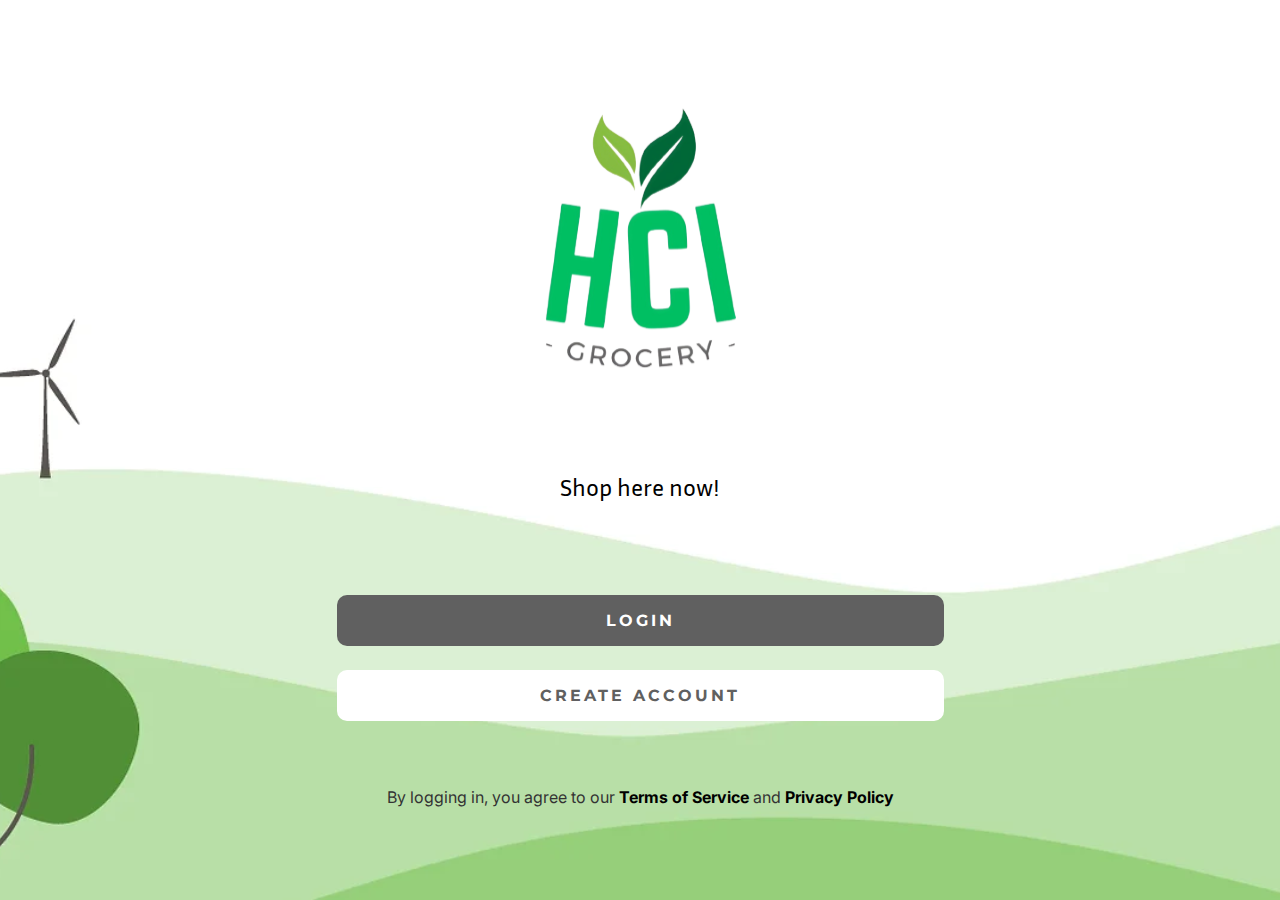
<file: index.html>
<html lang="en">
<head>
    
    <meta charset="UTF-8">
    <meta name="viewport" content="width=device-width, initial-scale=1.0">
    <link rel="stylesheet" href="styles.css">
    <link href="https://fonts.googleapis.com/css2?family=Montserrat&family=Inria+Sans&family=Inter&display=swap" rel="stylesheet">
    <title>HCI Grocery</title>
</head>
<body>
    <section>
        <header>
            <img src="assets/logo.svg" alt="logo">
        </header>
        <div class="message">
            <p>Shop here now!</p>
        </div>
        <a href="./views/login.php">
            <div class="loginButton">
                <h3>LOGIN</h3>
            </div>
        </a>
        <a href="./views/signup.php">
            <div class="createAccountButton">
                <h3>CREATE ACCOUNT</h3>
            </div>
        </a>
        <div class="termsMsg">
            <p>By logging in, you agree to our <a href="">Terms of Service</a> and <a href="">Privacy Policy</a></p>
        </div>
    </section>
</body>
</html>
</file>
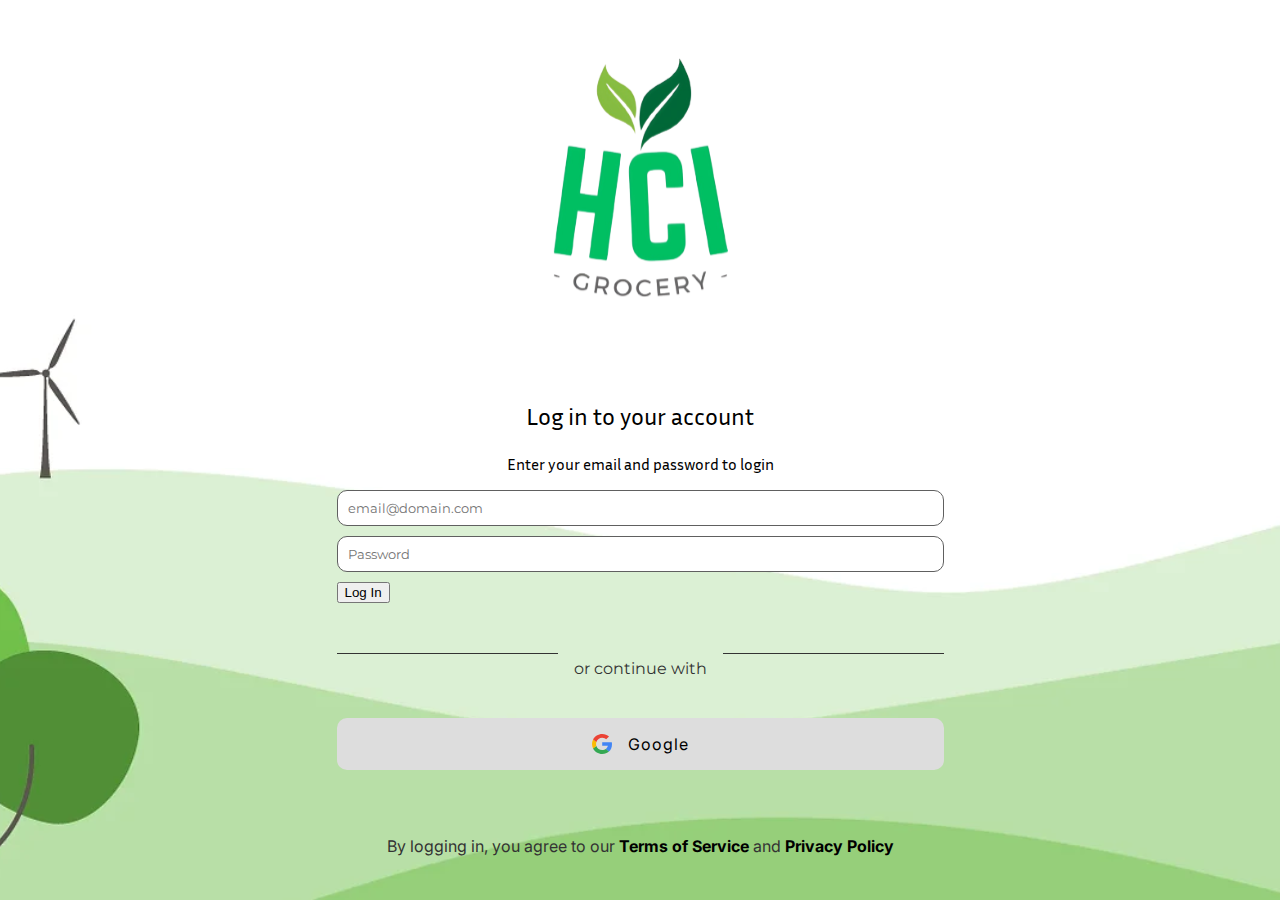
<file: loginPage.html>
<html lang="en">
<head>
    <meta charset="UTF-8">
    <meta name="viewport" content="width=device-width, initial-scale=1.0">
    <link rel="stylesheet" href="styles.css">
    <link href="https://fonts.googleapis.com/css2?family=Montserrat&family=Inria+Sans&family=Inter&display=swap" rel="stylesheet">
    <link rel="stylesheet" href="https://cdnjs.cloudflare.com/ajax/libs/bootstrap/5.0.1/css/bootstrap.min.css" integrity="sha512-Ez0cGzNzHR1tYAv56860NLspgUGuQw16GiOOp/I2LuTmpSK9xDXlgJz3XN4cnpXWDmkNBKXR/VDMTCnAaEooxA==" crossorigin="anonymous" referrerpolicy="no-referrer" />
    <title>HCI Grocery | Log In</title>
</head>
<body>
    <section">
        <header>
            <img src="assets/logo.svg" class="logoLogIn" alt="logoLogIn">
        </header>
        <p class="message">Log in to your account</p>
        <p class="descMsg pb-4">Enter your email and password to login</p>
        <form action="/login" method="post" class="pb-4 mb-4">
            <div class="loginTxtField">
                <input type="email" class="form-control" id="email" name="email" placeholder="email@domain.com" required>
            </div>
            <div class="loginTxtField">
                <input type="password" class="form-control" id="password" name="password" placeholder="Password" required>
            </div>
            <a href="verify.html">
                <div class="position-relative pt-2">
                    <button type="submit" class="btnSubmit position-absolute top-50 start-50 translate-middle mt-4 w-100">Log In</button>
                </div>   
            </a>
        </form>    
        <div class="or">
            <p>or continue with</p>
        </div>
        <a href="">
            <div class="lgButton">
                <img src="assets/google.svg" alt="googleLogo">
                <p>Google</h3>
            </div>
        </a>
        <div class="termsMsg">
            <p>By logging in, you agree to our <a href="">Terms of Service</a> and <a href="">Privacy Policy</a></p>
        </div>
    </section>
</body>
</html>
</file>
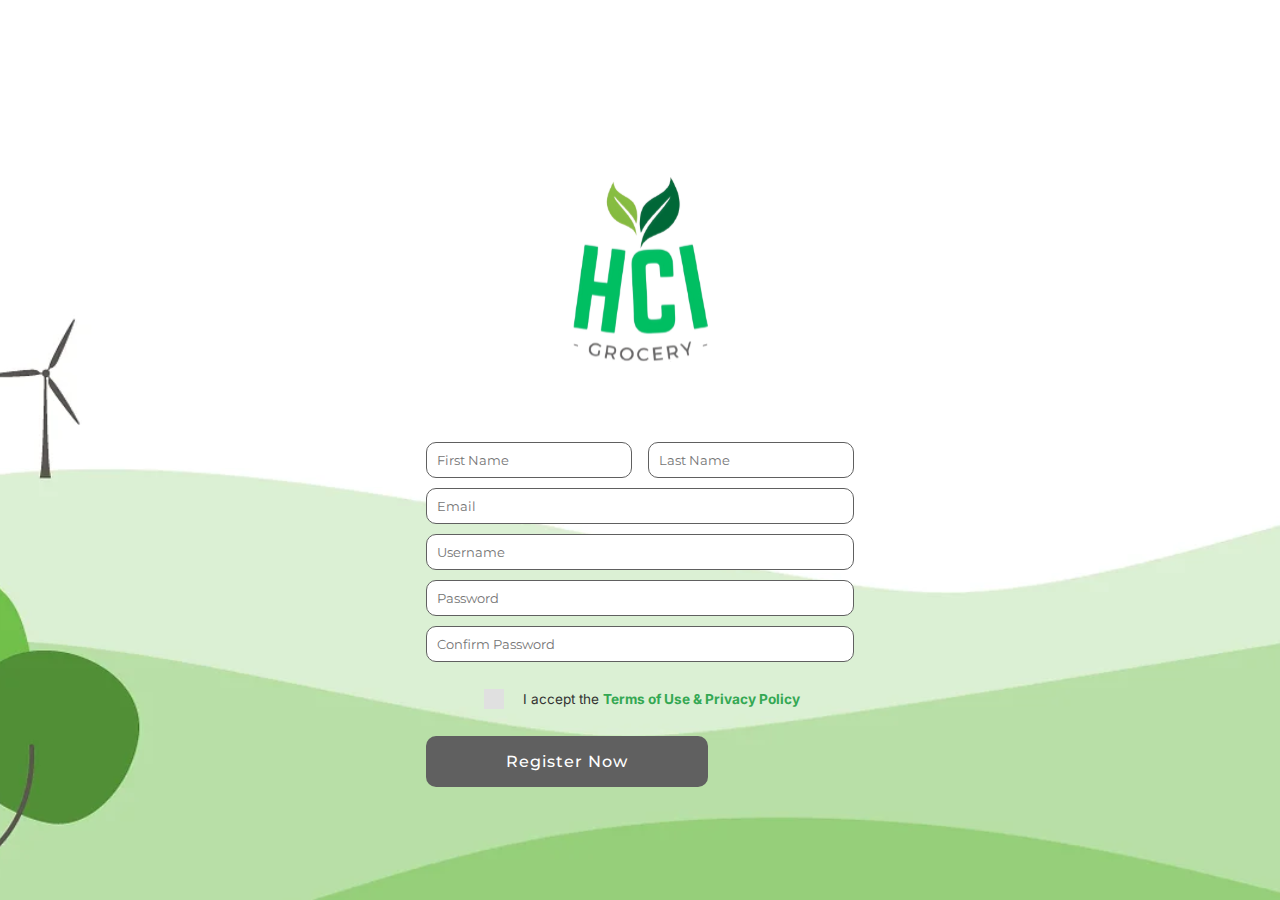
<file: signupFormPage.html>
<html lang="en">
<head>
    <meta charset="UTF-8">
    <meta name="viewport" content="width=device-width, initial-scale=1.0">
    <link rel="stylesheet" href="styles.css">
    <link href="https://fonts.googleapis.com/css2?family=Montserrat&family=Inria+Sans&family=Inter&display=swap" rel="stylesheet">
    <link rel="stylesheet" href="https://cdnjs.cloudflare.com/ajax/libs/bootstrap/5.0.1/css/bootstrap.min.css" integrity="sha512-Ez0cGzNzHR1tYAv56860NLspgUGuQw16GiOOp/I2LuTmpSK9xDXlgJz3XN4cnpXWDmkNBKXR/VDMTCnAaEooxA==" crossorigin="anonymous" referrerpolicy="no-referrer" />
    <title>HCI Grocery | Sign Up Form</title>
</head>
<body>
    <div class="container">
        <header>
            <img src="assets/logo.svg" class="logoSignUp" alt="logoSignUp">
        </header>
        <form action="/register" method="post">
            <div class="name">
                <div class="signupTxtField">
                    <input type="text" class="form-control" id="firstName" name="firstName" placeholder="First Name" required>
                </div>
                <div class="signupTxtField">
                    <input type="text" class="form-control" id="lastName" name="lastName" placeholder="Last Name" required>
                </div>
            </div>
            <div class="signupTxtField">
                <input type="email" class="form-control" id="email" name="email" placeholder="Email" required>
            </div>
            <div class="signupTxtField">
                <input type="text" class="form-control" id="username" name="username" placeholder="Username" required>
            </div>
            <div class="signupTxtField">
                <input type="password" class="form-control" id="password" name="password" placeholder="Password" required>
            </div>
            <div class="signupTxtField">
                <input type="password" class="form-control" id="confirmPassword" name="confirmPassword" placeholder="Confirm Password" required>
            </div>
            <div class="checkBox">
                <input type="checkbox" id="accept" required>
                <label for="accept" class="acceptMsg">I accept the <a href="">Terms of Use & Privacy Policy</a></label>
            </div> 
            <div class="position-relative">
                <button type="submit" class="btnRegister position-absolute top-50 start-50 translate-middle mt-4 w-75">Register Now</button>
            </div>   
        </form>
    </div>
</body>
</html>
</file>
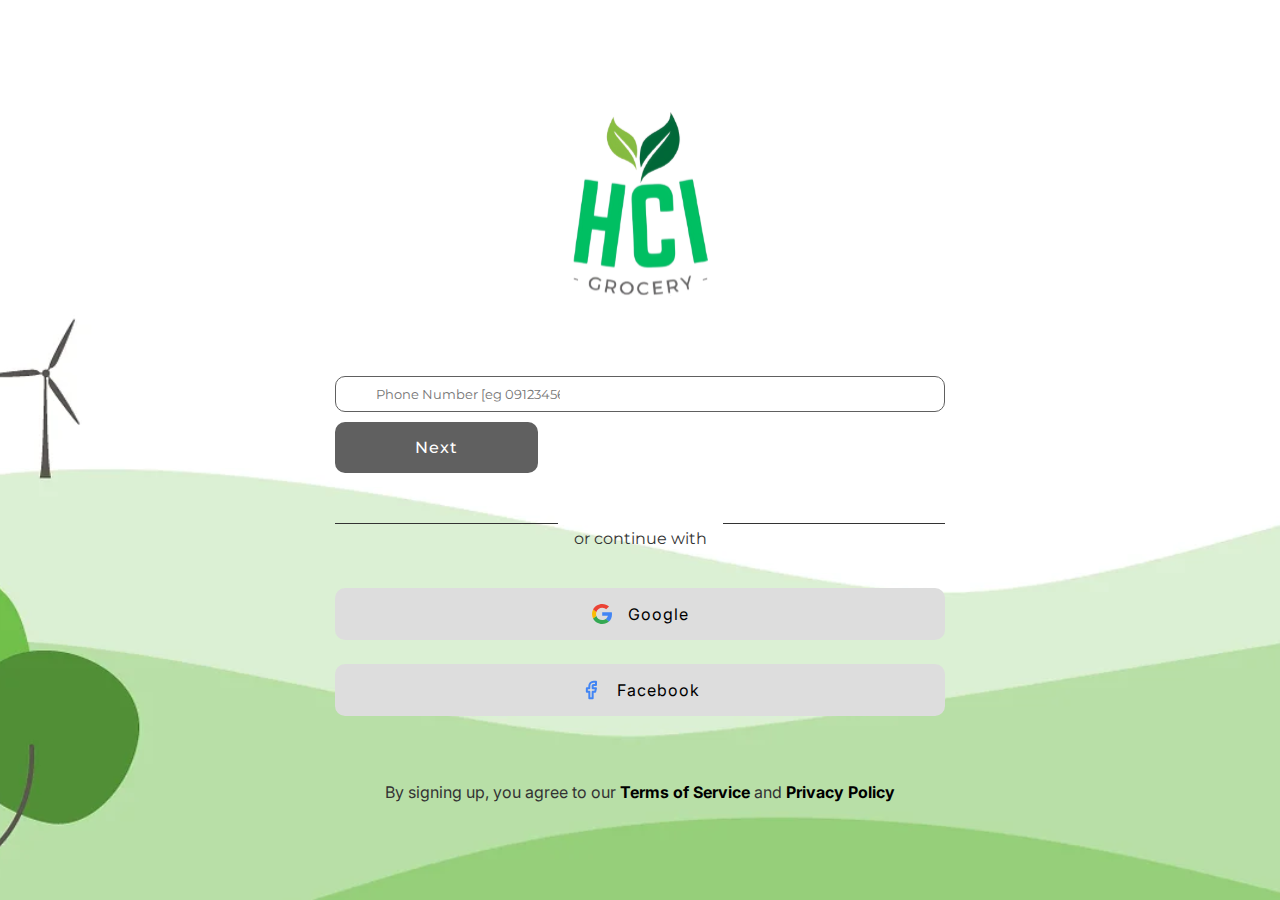
<file: signupPage.html>
<html lang="en">
<head>
    <meta charset="UTF-8">
    <meta name="viewport" content="width=device-width, initial-scale=1.0">
    <link rel="stylesheet" href="styles.css">
    <link href="https://fonts.googleapis.com/css2?family=Montserrat&family=Inria+Sans&family=Inter&display=swap" rel="stylesheet">
    <link rel="stylesheet" href="https://cdnjs.cloudflare.com/ajax/libs/bootstrap/5.0.1/css/bootstrap.min.css" integrity="sha512-Ez0cGzNzHR1tYAv56860NLspgUGuQw16GiOOp/I2LuTmpSK9xDXlgJz3XN4cnpXWDmkNBKXR/VDMTCnAaEooxA==" crossorigin="anonymous" referrerpolicy="no-referrer" />
    <link rel="stylesheet" href="https://cdnjs.cloudflare.com/ajax/libs/font-awesome/6.3.0/css/all.min.css" integrity="sha512-SzlrxWUlpfuzQ+pcUCosxcglQRNAq/DZjVsC0lE40xsADsfeQoEypE+enwcOiGjk/bSuGGKHEyjSoQ1zVisanQ==" crossorigin="anonymous" referrerpolicy="no-referrer" />
    <title>HCI Grocery | Sign Up</title>
</head>
<body>
    <section>
        <header>
            <img src="assets/logo.svg" class="logoSignUp" alt="logoSignUp">
        </header>
        <form action="/iniSignUp" method="post" class="pb-4 mb-4">
            <div class="iniTxtField">
                <i class="fas fa-phone phoneIcon"></i>
                <input type="tel" class="form-control" id="phone" name="phone" placeholder="Phone Number [eg 09123456789]" pattern="[0-9]{11}" required>
            </div>
            <a href="signupFormPage.html">
                <div class="position-relative pt-2">
                    <button type="submit" class="btnNext position-absolute top-50 start-50 translate-middle mt-4 w-100">Next</button>
                </div>   
            </a>
        </form>
        <div class="or">
            <p>or continue with</p>
        </div>
        <a href="">
            <div class="lgButton">
                <img src="assets/google.svg" alt="googleLogo">
                <p>Google</p>
            </div>
        </a>
        <a href="">
            <div class="lgButton">
                <img src="assets/facebook.svg" alt="facebookLogo">
                <p>Facebook</p>
            </div>
        </a>
        <div class="termsMsg">
            <p>By signing up, you agree to our <a href="">Terms of Service</a> and <a href="">Privacy Policy</a></p>
        </div>
    </section>
</body>
</html>
</file>
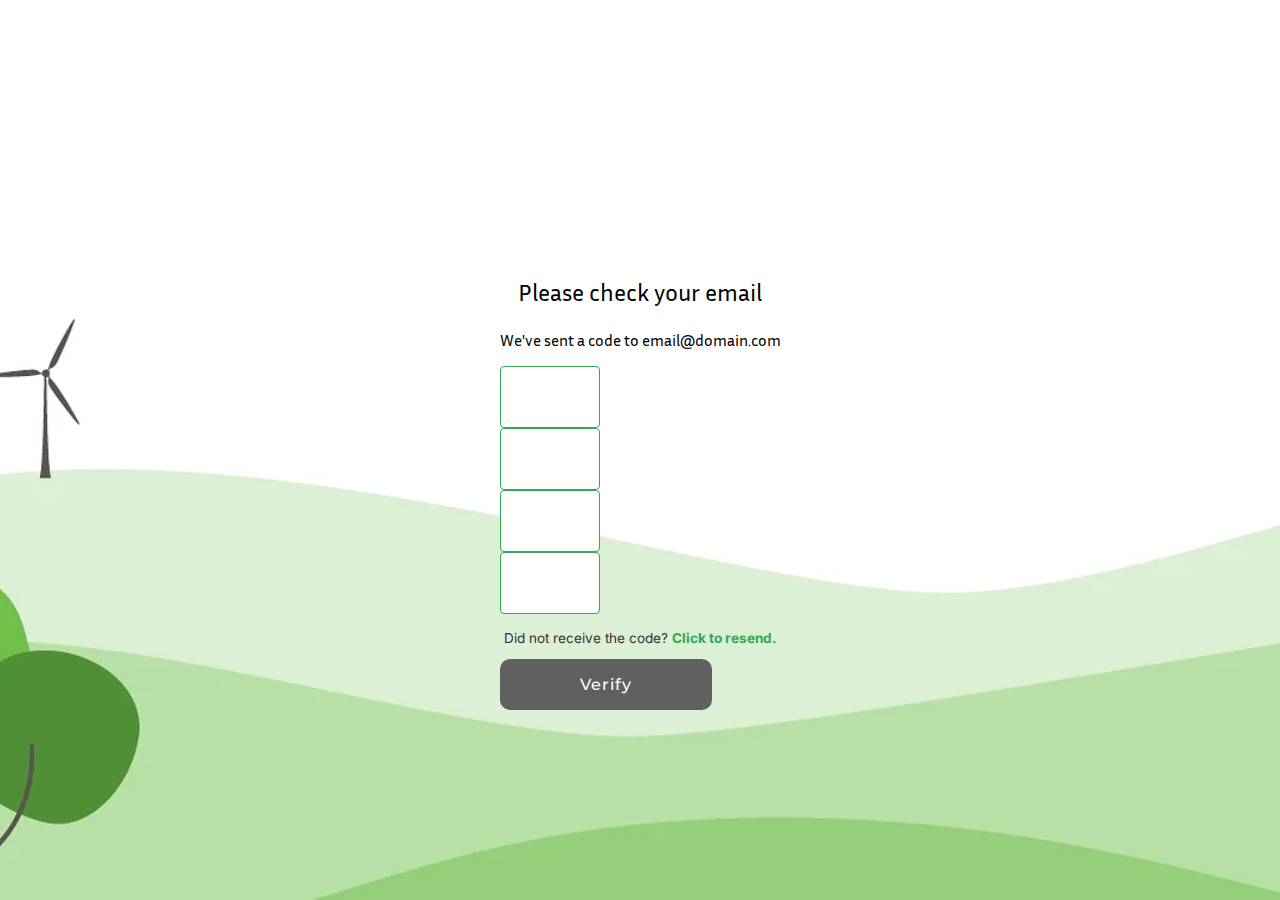
<file: verifyPage.html>
<html lang="en">
<head>
    <meta charset="UTF-8">
    <meta name="viewport" content="width=device-width, initial-scale=1.0">
    <link rel="stylesheet" href="styles.css">
    <link href="https://fonts.googleapis.com/css2?family=Montserrat&family=Inria+Sans&family=Inter&display=swap" rel="stylesheet">
    <link rel="stylesheet" href="https://cdnjs.cloudflare.com/ajax/libs/bootstrap/5.0.1/css/bootstrap.min.css" integrity="sha512-Ez0cGzNzHR1tYAv56860NLspgUGuQw16GiOOp/I2LuTmpSK9xDXlgJz3XN4cnpXWDmkNBKXR/VDMTCnAaEooxA==" crossorigin="anonymous" referrerpolicy="no-referrer" />
    <link rel="stylesheet" href="https://cdnjs.cloudflare.com/ajax/libs/font-awesome/6.3.0/css/all.min.css" integrity="sha512-SzlrxWUlpfuzQ+pcUCosxcglQRNAq/DZjVsC0lE40xsADsfeQoEypE+enwcOiGjk/bSuGGKHEyjSoQ1zVisanQ==" crossorigin="anonymous" referrerpolicy="no-referrer" />
    <title>HCI Grocery | Verify</title>
</head>
<body>
    <section>
        <p class="icon">
            <i class="fa-solid fa-envelope-circle-check"></i>
        </p>
        <p class="message">Please check your email</p>
        <p class="descMsg">We've sent a code to email@domain.com</p>
        <form action="/verify-code" method="post">
            <div class="row">
                <div class="col-3">
                    <input class="otp-letter-input" type="text" name="otp1" maxlength="1" required>
                </div>
                <div class="col-3">
                    <input class="otp-letter-input" type="text" name="otp2" maxlength="1" required>
                </div>
                <div class="col-3">
                    <input class="otp-letter-input" type="text" name="otp3" maxlength="1" required>
                </div>
                <div class="col-3">
                    <input class="otp-letter-input" type="text" name="otp4" maxlength="1" required>
                </div>
            </div>
        </form>
        <p class="resendMsg">Did not receive the code? <a href="#">Click to resend.</a></p>
        <div class="position-relative">
            <button type="submit" class="btnVerify position-absolute top-50 start-50 translate-middle mt-4 w-100">Verify</button>
        </div>  
    </section>
</body>
</html>
</file>
<file: styles.css>
body {
    background-image: url('assets/background.svg');
    background-attachment: fixed;
    background-position: bottom;
    background-repeat: no-repeat;
    background-size: cover;
    display: flex;
    justify-content: center;
    align-items: center;
    line-height: normal !important;
}
header {
    padding: 80px;
    display: flex;
    justify-content: center;
    align-items: center;
    font-family: 'Inria Sans', sans-serif;
}
.container {
    display: flex;
    flex-direction: column;
}
@media (min-width: 1200px) {
    .container {
        max-width: 720px !important; 
    }
}
@media (min-width: 992px) {
    .container {
        max-width: 720px !important; 
    }
}
.logoLogIn {
    max-width: 175px;
}
.logoSignUp {
    max-width: 135px;
}
.message {
    display: flex;
    justify-content: center;
    align-items: center;
    font-family: 'Inria Sans', sans-serif;
    font-size: 1.5rem;
}
.descMsg {
    display: flex;
    justify-content: center;
    align-items: center;
    font-family: 'Inria Sans', sans-serif;
    font-size: 1rem;
}
a {
    text-decoration: none !important;
}
.loginButton {
    margin-top: 70px;
    border-radius: 10px;
    margin-bottom: 1.5rem;
    background-color: #606060;
    display: flex;
    justify-content: center;
    align-items: center;
    font-family: 'Inria Sans', sans-serif;
}   
.loginButton h3{
    color: #ffffff;
    font-family: 'Montserrat', sans-serif;
    font-size: 1rem;
    letter-spacing: 3px;
}
.createAccountButton {
    border-radius: 10px;
    padding: 0px 30px;
    margin-top: 20px;
    margin-bottom: 10px;
    background-color: #ffffff;
    display: flex;
    justify-content: center;
    align-items: center;
}
.createAccountButton h3{
    color: #606060;
    font-family: 'Montserrat', sans-serif;
    font-size: 1rem;
    letter-spacing: 3px;
}
.greyButton {
    appearance: none; 
    -webkit-appearance: none;
    border-radius: 10px;
    padding: 1rem 5rem;
    font-size: 1rem;
    background-color: #606060;
    display: flex;
    justify-content: center;
    align-items: center;
    font-family: 'Montserrat', sans-serif;
    color: #ffffff;
    font-weight: 500;
    letter-spacing: 1px;
}   
.greyButton h3{
    color: #ffffff;
    font-size: 1rem;
    font-weight: 500;
    letter-spacing: 1px;
    text-decoration: none;
}
.btnRegister, .btnVerify, .btnNext{
    border: none;
    outline: none;
    background-color: #606060;
    padding: 1rem 5rem;
    border-radius: 10px;
    color: #ffffff;
    font-family: 'Montserrat', sans-serif;
    font-size: 1rem;
    font-weight: 500;
    letter-spacing: 1px;
}
.textField {
    border: 1px #606060 solid;
    border-radius: 10px;
    padding: 0.5rem;
    margin-bottom: 10px;
    background-color: #ffffff;
    gap: 1rem;
    flex: 1;
}
.textField p{
    color: #606060;
    font-family: 'Montserrat', sans-serif;
    font-size: 1rem;
}
.phoneIcon {
    position: absolute;
    left: 10px;
    top: 50%;
    transform: translateY(-50%);
    color: #606060;
}
.signupTxtField, .loginTxtField, .iniTxtField {
    position: relative;
    border: 1px #606060 solid;
    border-radius: 10px;
    padding: 0.5rem;
    margin-bottom: 10px;
    background-color: #ffffff;
    gap: 1rem;
    flex: 1;
}
.iniTxtField input {
    padding-left: 2rem;
}
.signupTxtField input, .loginTxtField input, .iniTxtField input{
    border: none;
    color: black;
    font-family: 'Montserrat', sans-serif;
}
.or {
    padding: 1.5rem 0px;
    display: flex;
    color: #333333;
    font-family: 'Montserrat', sans-serif;
    gap: 1rem;
}
.or::before, .or::after {
    content: "";
    flex: 1;
    background-color: #333333;
    height: 1px; 
    width: 100%; 
    margin: 10px 0; 
}
.lgButton {
    border-radius: 10px;
    margin-bottom: 1.5rem;
    background-color: #dddddd;
    display: flex;
    justify-content: center;
    align-items: center;
    font-family: 'Inria Sans', sans-serif;
    gap: 1rem;
}   
.lgButton p{
    color: #000000;
    font-family: 'Inter', sans-serif;
    letter-spacing: 1px;
    margin-top: 1rem;
}
.termsMsg {
    margin: 50px;
    display: flex;
    justify-content: center;
    align-items: center;
    text-align: center;
    font-family: 'Inter', sans-serif;
    font-size: 1rem;
    color: #333333;
}
.termsMsg a{
    color: black;
    font-weight: bold;
}
.name{
    display: flex;
    justify-content: center; 
    align-items: center;
    gap: 1rem;
}
.checkBox{
    display: flex;
    justify-content: center; 
    align-items: center;
    gap: 1rem;
    margin: 1.5rem 2rem;
}
.checkBox input[type="checkbox"] {
    appearance: none; 
    -webkit-appearance: none;
    width: 20px;
    height: 20px;
    background-color: #e0e0e0; 
    cursor: pointer;
    position: relative;
}
.checkBox input[type="checkbox"]:checked {
    background-color: #34a853;
}
.checkBox input[type="checkbox"]:checked::after {
    content: '';
    position: absolute;
    top: 3px;
    left: 7px;
    width: 5px;
    height: 10px;
    border: solid white;
    border-width: 0 2px 2px 0;
    transform: rotate(45deg); 
}
.acceptMsg {
    font-family: 'Inter', sans-serif;
    font-size: 0.85rem;
    color: #333333;
}
.acceptMsg a, .resendMsg a{
    color: #34a853;
    font-weight: bold;
    text-decoration: none;
}
.otp-letter-input{
    width: 100%;
    padding: 1rem;
    text-align: center;
    border: 1px solid #34a853;
    border-radius: 0.25rem;
    font-size: 1.5rem;
    max-width: 100px;
}
.btn{
    height: 50px;
}
.icon {
    text-align: center;
    color: #34a853;
    font-size: 5.5rem;
}
.resendMsg {
    font-family: 'Inter', sans-serif;
    font-size: 0.85rem;
    text-align: center;
    margin-top: 1rem;
    color: #333333;
}
</file>
